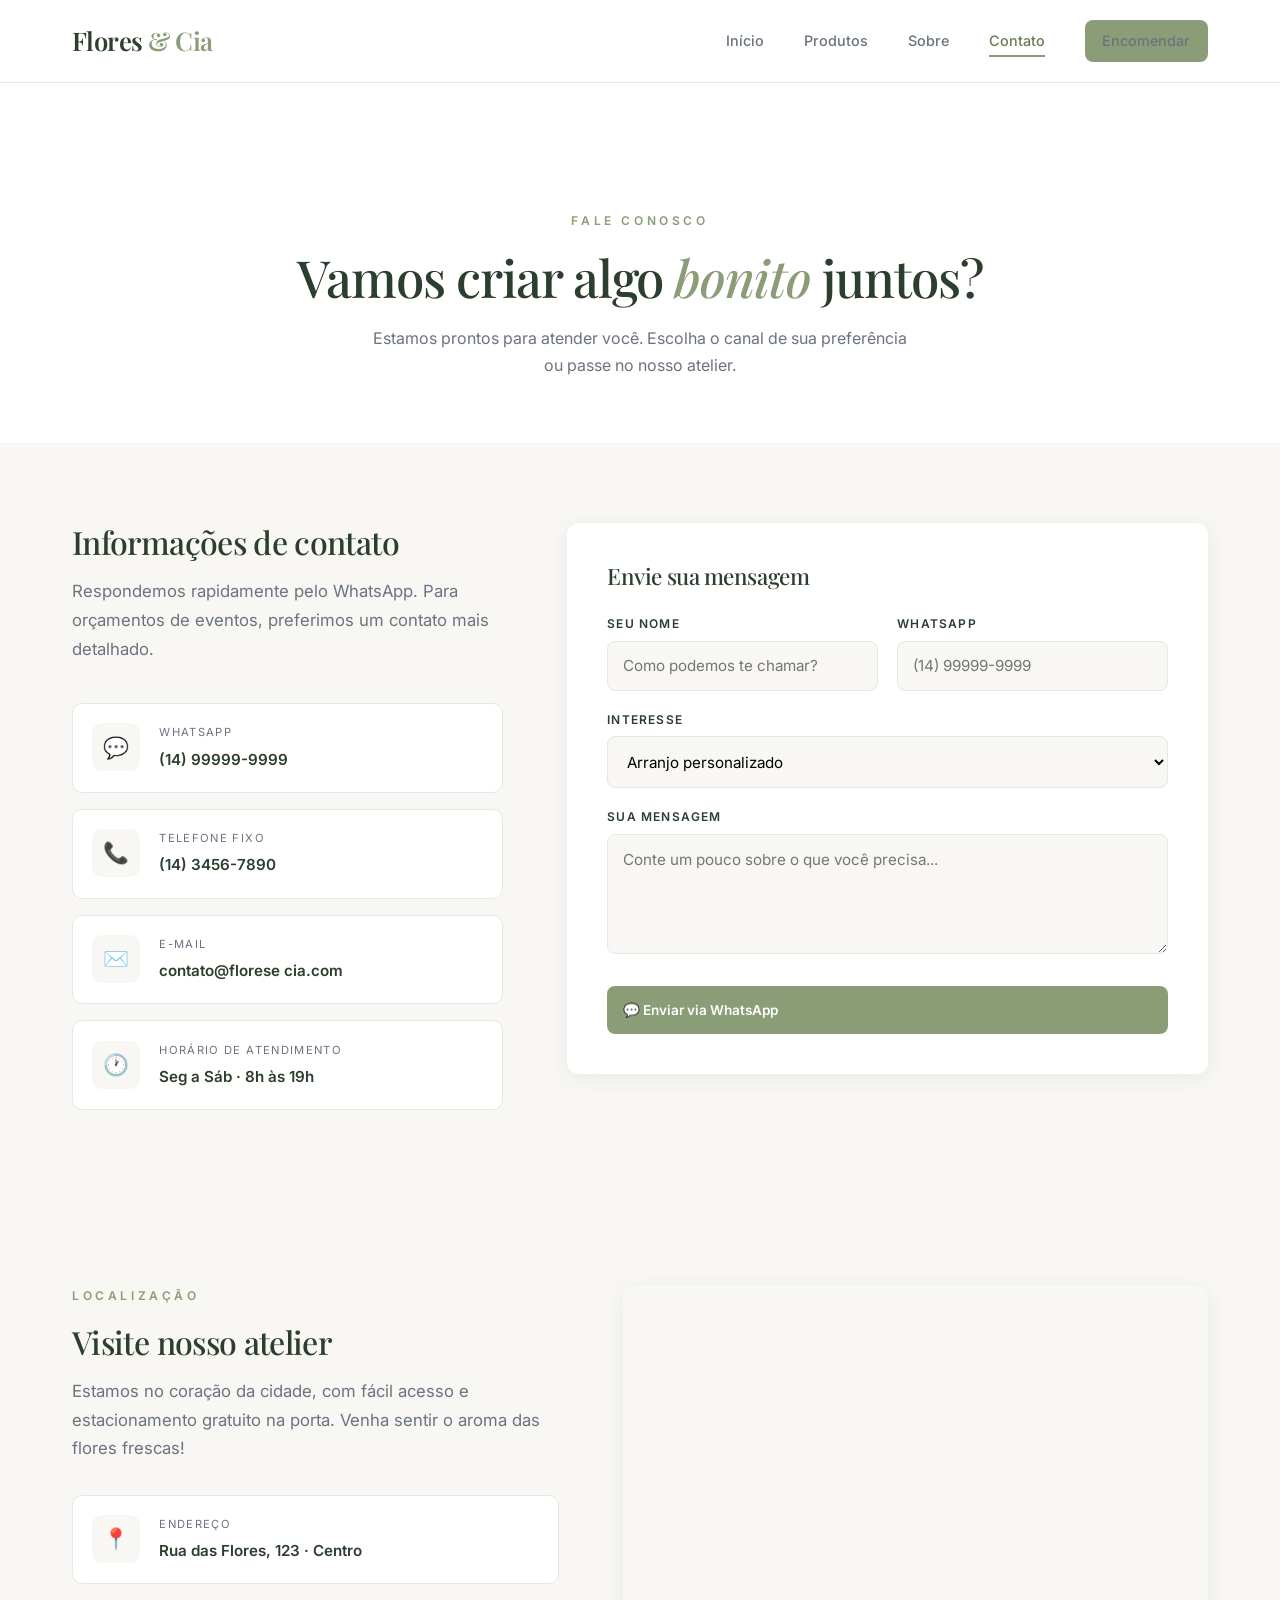
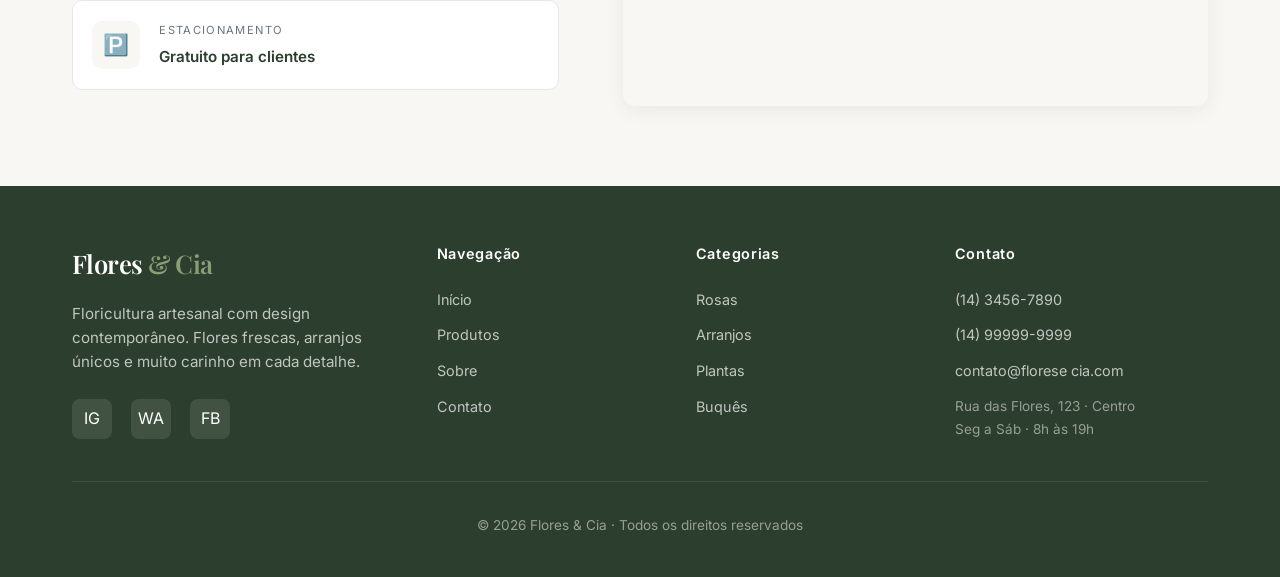
<file: contato.html>
<!DOCTYPE html>
<html lang="pt-BR">
<head>
<meta charset="UTF-8">
<meta name="viewport" content="width=device-width, initial-scale=1.0">
<title>Contato · Flores & Cia</title>
<meta name="description" content="Fale com a Flores & Cia. Encomende pelo WhatsApp ou visite nosso atelier.">
<link rel="icon" href="data:image/svg+xml,<svg xmlns='http://www.w3.org/2000/svg' viewBox='0 0 100 100'><text y='.9em' font-size='90'>🌿</text></svg>">
<link rel="preconnect" href="https://fonts.googleapis.com">
<link rel="preconnect" href="https://fonts.gstatic.com" crossorigin>
<link href="https://fonts.googleapis.com/css2?family=Inter:wght@400;500;600&family=Playfair+Display:ital,wght@0,400;0,500;0,600;1,400&display=swap" rel="stylesheet">
<link rel="stylesheet" href="css/estilos.css">
</head>
<body>

<header>
  <div class="container nav">
    <a href="index.html" class="logo">Flores <span>& Cia</span></a>
    <nav class="nav-links">
      <a href="index.html">Início</a>
      <a href="produtos.html">Produtos</a>
      <a href="sobre.html">Sobre</a>
      <a href="contato.html" class="ativo">Contato</a>
      <a href="contato.html" class="btn btn-sage btn-sm desktop">Encomendar</a>
    </nav>
    <button class="menu-toggle" id="menu-toggle" aria-label="Abrir menu">☰</button>
  </div>
</header>

<div class="backdrop" id="backdrop"></div>
<nav class="menu-mobile">
  <a href="index.html">Início</a>
  <a href="produtos.html">Produtos</a>
  <a href="sobre.html">Sobre</a>
  <a href="contato.html">Contato</a>
  <a href="contato.html" class="btn btn-sage" style="text-align:center">Encomendar</a>
</nav>

<main>
  <section class="page-hero">
    <div class="container">
      <span class="tag">Fale Conosco</span>
      <h1>Vamos criar algo <em>bonito</em> juntos?</h1>
      <p>Estamos prontos para atender você. Escolha o canal de sua preferência ou passe no nosso atelier.</p>
    </div>
  </section>

  <section>
    <div class="container contato-layout">
      <div class="contato-info">
        <h2>Informações de contato</h2>
        <p>Respondemos rapidamente pelo WhatsApp. Para orçamentos de eventos, preferimos um contato mais detalhado.</p>
        
        <a href="https://wa.me/5514999999999?text=Olá!%20Vim%20pelo%20site%20e%20gostaria%20de%20mais%20informações." target="_blank" class="contato-item">
          <span class="ico">💬</span>
          <div>
            <small>WhatsApp</small>
            <strong>(14) 99999-9999</strong>
          </div>
        </a>
        
        <a href="tel:+551434567890" class="contato-item">
          <span class="ico">📞</span>
          <div>
            <small>Telefone Fixo</small>
            <strong>(14) 3456-7890</strong>
          </div>
        </a>
        
        <a href="mailto:contato@florese cia.com" class="contato-item">
          <span class="ico">✉️</span>
          <div>
            <small>E-mail</small>
            <strong>contato@florese cia.com</strong>
          </div>
        </a>
        
        <div class="contato-item">
          <span class="ico">🕐</span>
          <div>
            <small>Horário de Atendimento</small>
            <strong>Seg a Sáb · 8h às 19h</strong>
          </div>
        </div>
      </div>

      <form class="form" id="form-encomenda">
        <h3>Envie sua mensagem</h3>
        <div class="form-row">
          <div class="form-field">
            <label for="nome">Seu nome</label>
            <input type="text" id="nome" required placeholder="Como podemos te chamar?">
          </div>
          <div class="form-field">
            <label for="telefone">WhatsApp</label>
            <input type="tel" id="telefone" required placeholder="(14) 99999-9999">
          </div>
        </div>
        <div class="form-row">
          <div class="form-field full">
            <label for="produto">Interesse</label>
            <select id="produto">
              <option>Arranjo personalizado</option>
              <option>Buquê para presente</option>
              <option>Decoração para evento</option>
              <option>Assinatura de flores</option>
              <option>Outros assuntos</option>
            </select>
          </div>
        </div>
        <div class="form-row">
          <div class="form-field full">
            <label for="mensagem">Sua mensagem</label>
            <textarea id="mensagem" placeholder="Conte um pouco sobre o que você precisa..."></textarea>
          </div>
        </div>
        <button type="submit" class="btn btn-sage">💬 Enviar via WhatsApp</button>
      </form>
    </div>
  </section>

  <section class="mapa-section">
    <div class="container mapa-layout">
      <div>
        <span class="tag" style="display:block;font-size:.75rem;letter-spacing:.3em;text-transform:uppercase;color:var(--sage);margin-bottom:1rem;font-weight:600">Localização</span>
        <h2>Visite nosso atelier</h2>
        <p>Estamos no coração da cidade, com fácil acesso e estacionamento gratuito na porta. Venha sentir o aroma das flores frescas!</p>
        
        <div class="contato-item">
          <span class="ico">📍</span>
          <div>
            <small>Endereço</small>
            <strong>Rua das Flores, 123 · Centro</strong>
          </div>
        </div>
        <div class="contato-item">
          <span class="ico">🅿️</span>
          <div>
            <small>Estacionamento</small>
            <strong>Gratuito para clientes</strong>
          </div>
        </div>
      </div>
      <div class="mapa-frame">
        <!-- Substitua o src abaixo pelo embed real do Google Maps da sua cidade -->
        <iframe src="https://www.google.com/maps/embed?pb=!1m18!1m12!1m3!1d3657.0!2d-46.65!3d-23.55!2m3!1f0!2f0!3f0!3m2!1i1024!2i768!4f13.1!3m3!1m2!1s0x0%3A0x0!2zMjPCsDMzJzAwLjAiUyA0NsKwMzknMDAuMCJX!5e0!3m2!1spt-BR!2sbr!4v1" allowfullscreen loading="lazy"></iframe>
      </div>
    </div>
  </section>
</main>

<footer>
  <div class="container">
    <div class="footer-content">
      <div class="footer-brand">
        <a href="index.html" class="logo">Flores <span>& Cia</span></a>
        <p>Floricultura artesanal com design contemporâneo. Flores frescas, arranjos únicos e muito carinho em cada detalhe.</p>
        <div class="social-links">
          <a href="#" aria-label="Instagram">IG</a>
          <a href="https://wa.me/5514999999999" target="_blank" aria-label="WhatsApp">WA</a>
          <a href="#" aria-label="Facebook">FB</a>
        </div>
      </div>
      <div class="footer-col">
        <h4>Navegação</h4>
        <div class="footer-links">
          <a href="index.html">Início</a>
          <a href="produtos.html">Produtos</a>
          <a href="sobre.html">Sobre</a>
          <a href="contato.html">Contato</a>
        </div>
      </div>
      <div class="footer-col">
        <h4>Categorias</h4>
        <div class="footer-links">
          <a href="produtos.html">Rosas</a>
          <a href="produtos.html">Arranjos</a>
          <a href="produtos.html">Plantas</a>
          <a href="produtos.html">Buquês</a>
        </div>
      </div>
      <div class="footer-col">
        <h4>Contato</h4>
        <div class="footer-links">
          <a href="tel:+551434567890">(14) 3456-7890</a>
          <a href="https://wa.me/5514999999999" target="_blank">(14) 99999-9999</a>
          <a href="mailto:contato@florese cia.com">contato@florese cia.com</a>
          <span style="color:rgba(255,255,255,0.5);font-size:.85rem">Rua das Flores, 123 · Centro<br>Seg a Sáb · 8h às 19h</span>
        </div>
      </div>
    </div>
    <div class="footer-bottom">
      <p>© 2026 Flores & Cia · Todos os direitos reservados</p>
    </div>
  </div>
</footer>

<script src="js/script.js"></script>
</body>
</html>
</file>
<file: css/estilos.css>
/* ============ VARIÁVEIS - NOVO DESIGN ============ */
:root{
  --off-white:#f8f7f4;
  --white:#ffffff;
  --sage:#8B9D77;
  --sage-dark:#6B7B57;
  --charcoal:#2C3E2D;
  --gray:#6B7280;
  --light-gray:#E5E7EB;
  --radius:12px;
  --shadow:0 4px 20px rgba(44,62,45,0.08);
  --shadow-hover:0 8px 30px rgba(44,62,45,0.15);
}

*{margin:0;padding:0;box-sizing:border-box}
html{scroll-behavior:smooth;scroll-padding-top:90px}
body{font-family:'Inter',sans-serif;color:var(--charcoal);background:var(--off-white);line-height:1.7;overflow-x:hidden}
img{max-width:100%;display:block}
a{text-decoration:none;color:inherit}
ul{list-style:none}
button{font-family:inherit;cursor:pointer;border:none;background:none;color:inherit}
h1,h2,h3{font-family:'Playfair Display',serif;color:var(--charcoal);font-weight:500;line-height:1.2;letter-spacing:-0.02em}
.container{max-width:1200px;margin:0 auto;padding:0 2rem}
section{padding:5rem 0}

/* ============ CABEÇALHO MODERNO ============ */
header{background:var(--white);padding:1.2rem 0;position:sticky;top:0;z-index:100;border-bottom:1px solid var(--light-gray);transition:all .3s}
header.scrolled{box-shadow:var(--shadow)}
.nav{display:flex;justify-content:space-between;align-items:center}
.logo{font-family:'Playfair Display',serif;font-size:1.6rem;font-weight:600;letter-spacing:-0.02em}
.logo span{color:var(--sage)}
.nav-links{display:flex;gap:2.5rem;align-items:center}
.nav-links a{font-size:.9rem;color:var(--gray);font-weight:500;transition:color .25s;position:relative}
.nav-links a:hover,.nav-links a.ativo{color:var(--sage-dark)}
.nav-links a::after{content:"";position:absolute;left:0;bottom:-4px;width:0;height:2px;background:var(--sage);transition:width .3s}
.nav-links a:hover::after,.nav-links a.ativo::after{width:100%}
.btn{padding:.7rem 1.5rem;border-radius:8px;font-weight:600;font-size:.85rem;display:inline-flex;align-items:center;gap:.5rem;transition:all .3s;border:none;cursor:pointer}
.btn-sage{background:var(--sage);color:#fff}
.btn-sage:hover{background:var(--sage-dark);transform:translateY(-2px)}
.btn-outline{border:1.5px solid var(--charcoal);color:var(--charcoal);background:transparent}
.btn-outline:hover{background:var(--charcoal);color:#fff;transform:translateY(-2px)}
.btn-sm{padding:.55rem 1.1rem;font-size:.8rem}
.menu-toggle{display:none;width:42px;height:42px;border:1.5px solid var(--charcoal);border-radius:8px;font-size:1.1rem}

.menu-mobile{
  position:fixed;top:0;right:0;width:min(320px,85vw);height:100vh;
  background:var(--white);border-left:1px solid var(--light-gray);
  padding:6rem 2rem 2rem;display:flex;flex-direction:column;gap:1.4rem;
  transform:translateX(100%);transition:transform .4s ease;z-index:99;
}
.menu-mobile a{font-family:'Playfair Display',serif;font-size:1.5rem;color:var(--charcoal)}
.menu-mobile a:hover{color:var(--sage)}
body.menu-open{overflow:hidden}
body.menu-open .menu-mobile{transform:translateX(0)}
.backdrop{position:fixed;inset:0;background:rgba(44,62,45,.4);z-index:98;opacity:0;pointer-events:none;transition:opacity .3s}
body.menu-open .backdrop{opacity:1;pointer-events:all}

/* ============ HERO MINIMALISTA ============ */
.hero{padding:7rem 0;text-align:center;background:var(--white)}
.hero-content{max-width:700px;margin:0 auto}
.hero .tag{display:inline-block;font-size:.75rem;letter-spacing:.3em;text-transform:uppercase;color:var(--sage);margin-bottom:1.5rem;font-weight:600}
.hero h1{font-size:clamp(2.5rem,6vw,4rem);margin-bottom:1.5rem;line-height:1.1}
.hero h1 em{color:var(--sage);font-style:italic}
.hero p{color:var(--gray);max-width:500px;margin:0 auto 2.5rem;font-size:1.1rem}
.hero-btns{display:flex;gap:1rem;justify-content:center;flex-wrap:wrap}
.hero-image{margin-top:4rem;position:relative}
.hero-image img{width:100%;max-width:900px;height:500px;object-fit:cover;border-radius:var(--radius);margin:0 auto}
.hero-badge{position:absolute;top:-20px;right:40px;background:var(--sage);color:#fff;padding:1rem 1.5rem;border-radius:8px;font-size:.85rem;font-weight:600;box-shadow:var(--shadow)}

/* ============ SEÇÃO PADRÃO ============ */
.section-head{text-align:center;margin-bottom:3rem}
.section-head .tag{display:block;font-size:.75rem;letter-spacing:.3em;text-transform:uppercase;color:var(--sage);margin-bottom:1rem;font-weight:600}
.section-head h2{font-size:clamp(2rem,4vw,2.8rem);margin-bottom:1rem}
.section-head p{color:var(--gray);max-width:550px;margin:0 auto}

/* ============ PRODUTOS - GRID MODERNO ============ */
.filtros{display:flex;justify-content:center;gap:.8rem;flex-wrap:wrap;margin-bottom:3rem}
.filtro{padding:.6rem 1.4rem;border-radius:8px;border:1.5px solid var(--light-gray);background:var(--white);font-size:.85rem;font-weight:500;color:var(--gray);transition:all .3s}
.filtro:hover{border-color:var(--sage);color:var(--sage)}
.filtro.ativo{background:var(--sage);color:#fff;border-color:var(--sage)}
.produtos-grid{display:grid;grid-template-columns:repeat(auto-fill,minmax(280px,1fr));gap:2rem}
.produto{background:var(--white);border-radius:var(--radius);overflow:hidden;box-shadow:var(--shadow);transition:all .3s;border:1px solid transparent}
.produto:hover{transform:translateY(-6px);box-shadow:var(--shadow-hover);border-color:var(--sage)}
.produto.oculto{display:none}
.produto-img{position:relative;aspect-ratio:1/1;overflow:hidden;background:var(--off-white)}
.produto-img img{width:100%;height:100%;object-fit:cover;transition:transform .6s}
.produto:hover .produto-img img{transform:scale(1.08)}
.produto-cat{position:absolute;top:12px;left:12px;background:var(--white);padding:.35rem .8rem;border-radius:6px;font-size:.7rem;font-weight:600;color:var(--sage-dark);text-transform:uppercase;letter-spacing:.08em}
.produto-info{padding:1.4rem}
.produto-info h3{font-size:1.2rem;margin-bottom:.4rem;font-weight:500}
.produto-info p{color:var(--gray);font-size:.9rem;margin-bottom:1rem;line-height:1.5}
.produto-foot{display:flex;justify-content:space-between;align-items:center;padding-top:1rem;border-top:1px solid var(--light-gray)}
.produto-foot strong{font-family:'Playfair Display',serif;font-size:1.3rem;color:var(--charcoal);font-weight:600}
.produto-foot a{font-size:.85rem;color:var(--sage);font-weight:600}

/* ============ SOBRE - LAYOUT ASSIMÉTRICO ============ */
.sobre-bg{background:var(--white)}
.sobre-layout{display:grid;grid-template-columns:1fr 1.2fr;gap:5rem;align-items:center}
.sobre-img{position:relative}
.sobre-img img{width:100%;height:500px;object-fit:cover;border-radius:var(--radius)}
.sobre-img::before{content:"";position:absolute;top:-20px;left:-20px;right:20px;bottom:20px;border:2px solid var(--sage);border-radius:var(--radius);z-index:-1}
.sobre-content h2{font-size:2.2rem;margin-bottom:1.5rem;line-height:1.2}
.sobre-content p{color:var(--gray);margin-bottom:1.2rem;font-size:1.05rem}
.sobre-content strong{color:var(--charcoal);font-weight:600}
.stats{display:grid;grid-template-columns:repeat(3,1fr);gap:1.5rem;margin-top:2.5rem;padding-top:2rem;border-top:1px solid var(--light-gray)}
.stat strong{font-family:'Playfair Display',serif;font-size:2rem;color:var(--sage);display:block;line-height:1;font-weight:600}
.stat span{font-size:.85rem;color:var(--gray)}

/* ============ CTA BANNER ============ */
.cta-banner{background:var(--charcoal);color:#fff;text-align:center;padding:4rem 3rem;border-radius:var(--radius);margin:3rem 0;position:relative;overflow:hidden}
.cta-banner::before{content:"🌿";position:absolute;right:-2rem;top:-2rem;font-size:15rem;opacity:.05}
.cta-banner h2{color:#fff;font-size:clamp(1.8rem,3vw,2.5rem);margin-bottom:1rem}
.cta-banner p{opacity:.85;margin-bottom:2rem;max-width:500px;margin-inline:auto}
.cta-banner .btn-sage{background:#fff;color:var(--charcoal)}
.cta-banner .btn-sage:hover{background:var(--off-white)}

/* ============ PAGE HERO ============ */
.page-hero{padding:8rem 0 4rem;text-align:center;background:var(--white)}
.page-hero .tag{display:block;font-size:.75rem;letter-spacing:.3em;text-transform:uppercase;color:var(--sage);margin-bottom:1rem;font-weight:600}
.page-hero h1{font-size:clamp(2.2rem,4vw,3.2rem);margin-bottom:1rem}
.page-hero h1 em{color:var(--sage);font-style:italic}
.page-hero p{color:var(--gray);max-width:550px;margin:0 auto}

/* ============ CONTATO ============ */
.contato-layout{display:grid;grid-template-columns:1fr 1.2fr;gap:4rem;align-items:start}
.contato-info h2{font-size:2rem;margin-bottom:1rem}
.contato-info > p{color:var(--gray);margin-bottom:2.5rem;font-size:1.05rem}
.contato-item{display:flex;align-items:flex-start;gap:1.2rem;padding:1.2rem;background:var(--white);border-radius:10px;margin-bottom:1rem;transition:all .3s;border:1px solid var(--light-gray)}
.contato-item:hover{transform:translateX(6px);border-color:var(--sage);box-shadow:var(--shadow)}
.contato-item .ico{width:48px;height:48px;border-radius:10px;background:var(--off-white);color:var(--sage);display:grid;place-items:center;font-size:1.3rem;flex-shrink:0}
.contato-item div small{display:block;font-size:.7rem;color:var(--gray);text-transform:uppercase;letter-spacing:.12em;margin-bottom:.2rem}
.contato-item div strong{font-weight:600;color:var(--charcoal);font-size:.95rem}

.form{background:var(--white);padding:2.5rem;border-radius:var(--radius);box-shadow:var(--shadow)}
.form h3{font-size:1.4rem;margin-bottom:1.5rem;font-weight:500}
.form-row{display:grid;grid-template-columns:1fr 1fr;gap:1.2rem;margin-bottom:1.2rem}
.form-field{display:flex;flex-direction:column;gap:.4rem}
.form-field.full{grid-column:1/-1}
.form-field label{font-size:.75rem;font-weight:600;text-transform:uppercase;letter-spacing:.1em;color:var(--charcoal)}
.form-field input,.form-field select,.form-field textarea{font-family:'Inter',sans-serif;font-size:.95rem;padding:.9rem;border:1.5px solid var(--light-gray);border-radius:8px;background:var(--off-white);transition:all .3s}
.form-field input:focus,.form-field select:focus,.form-field textarea:focus{outline:none;border-color:var(--sage);background:var(--white);box-shadow:0 0 0 3px rgba(139,157,119,0.1)}
.form-field textarea{resize:vertical;min-height:120px}
.form .btn{width:100%;margin-top:.8rem;padding:1rem}

.mapa-section{background:var(--off-white);padding:5rem 0}
.mapa-layout{display:grid;grid-template-columns:1fr 1.2fr;gap:4rem;align-items:center}
.mapa-layout h2{font-size:2rem;margin-bottom:1rem}
.mapa-layout p{color:var(--gray);margin-bottom:2rem;font-size:1.05rem}
.mapa-frame{border-radius:var(--radius);overflow:hidden;height:420px;box-shadow:var(--shadow)}
.mapa-frame iframe{width:100%;height:100%;border:0}

/* ============ FOOTER MODERNO ============ */
footer{background:var(--charcoal);color:rgba(255,255,255,.7);padding:3.5rem 0 2.5rem}
.footer-content{display:grid;grid-template-columns:1.5fr 1fr 1fr 1.2fr;gap:3rem;padding-bottom:2.5rem;border-bottom:1px solid rgba(255,255,255,0.1)}
.footer-brand .logo{color:#fff;margin-bottom:1rem;display:inline-block}
.footer-brand p{font-size:.95rem;line-height:1.6;margin-bottom:1.5rem}
.social-links{display:flex;gap:1.2rem}
.social-links a{width:40px;height:40px;border-radius:8px;background:rgba(255,255,255,0.1);display:grid;place-items:center;color:#fff;transition:all .3s}
.social-links a:hover{background:var(--sage);transform:translateY(-2px)}
.footer-col h4{color:#fff;font-size:.9rem;font-weight:600;margin-bottom:1.3rem;letter-spacing:.05em}
.footer-links{display:flex;flex-direction:column;gap:.7rem}
.footer-links a{font-size:.9rem;color:rgba(255,255,255,.7);transition:color .25s}
.footer-links a:hover{color:var(--sage)}
.footer-bottom{padding-top:2rem;text-align:center;font-size:.85rem;color:rgba(255,255,255,.5)}

/* ============ RESPONSIVO ============ */
@media(max-width:992px){
  .nav-links,.btn.desktop{display:none}
  .menu-toggle{display:block}
  .sobre-layout,.contato-layout,.mapa-layout,.footer-content{grid-template-columns:1fr;gap:3rem}
  .sobre-img{order:-1}
  .sobre-img::before{display:none}
  .hero-image img{height:350px}
  .stats{grid-template-columns:1fr}
}
@media(max-width:600px){
  section{padding:4rem 0}
  .hero{padding:5rem 0 3rem}
  .hero-image img{height:280px}
  .hero-badge{right:20px;top:-15px;padding:.8rem 1.2rem;font-size:.8rem}
  .form-row{grid-template-columns:1fr}
  .mapa-frame{height:300px}
  .produtos-grid{grid-template-columns:1fr}
}
</file>
